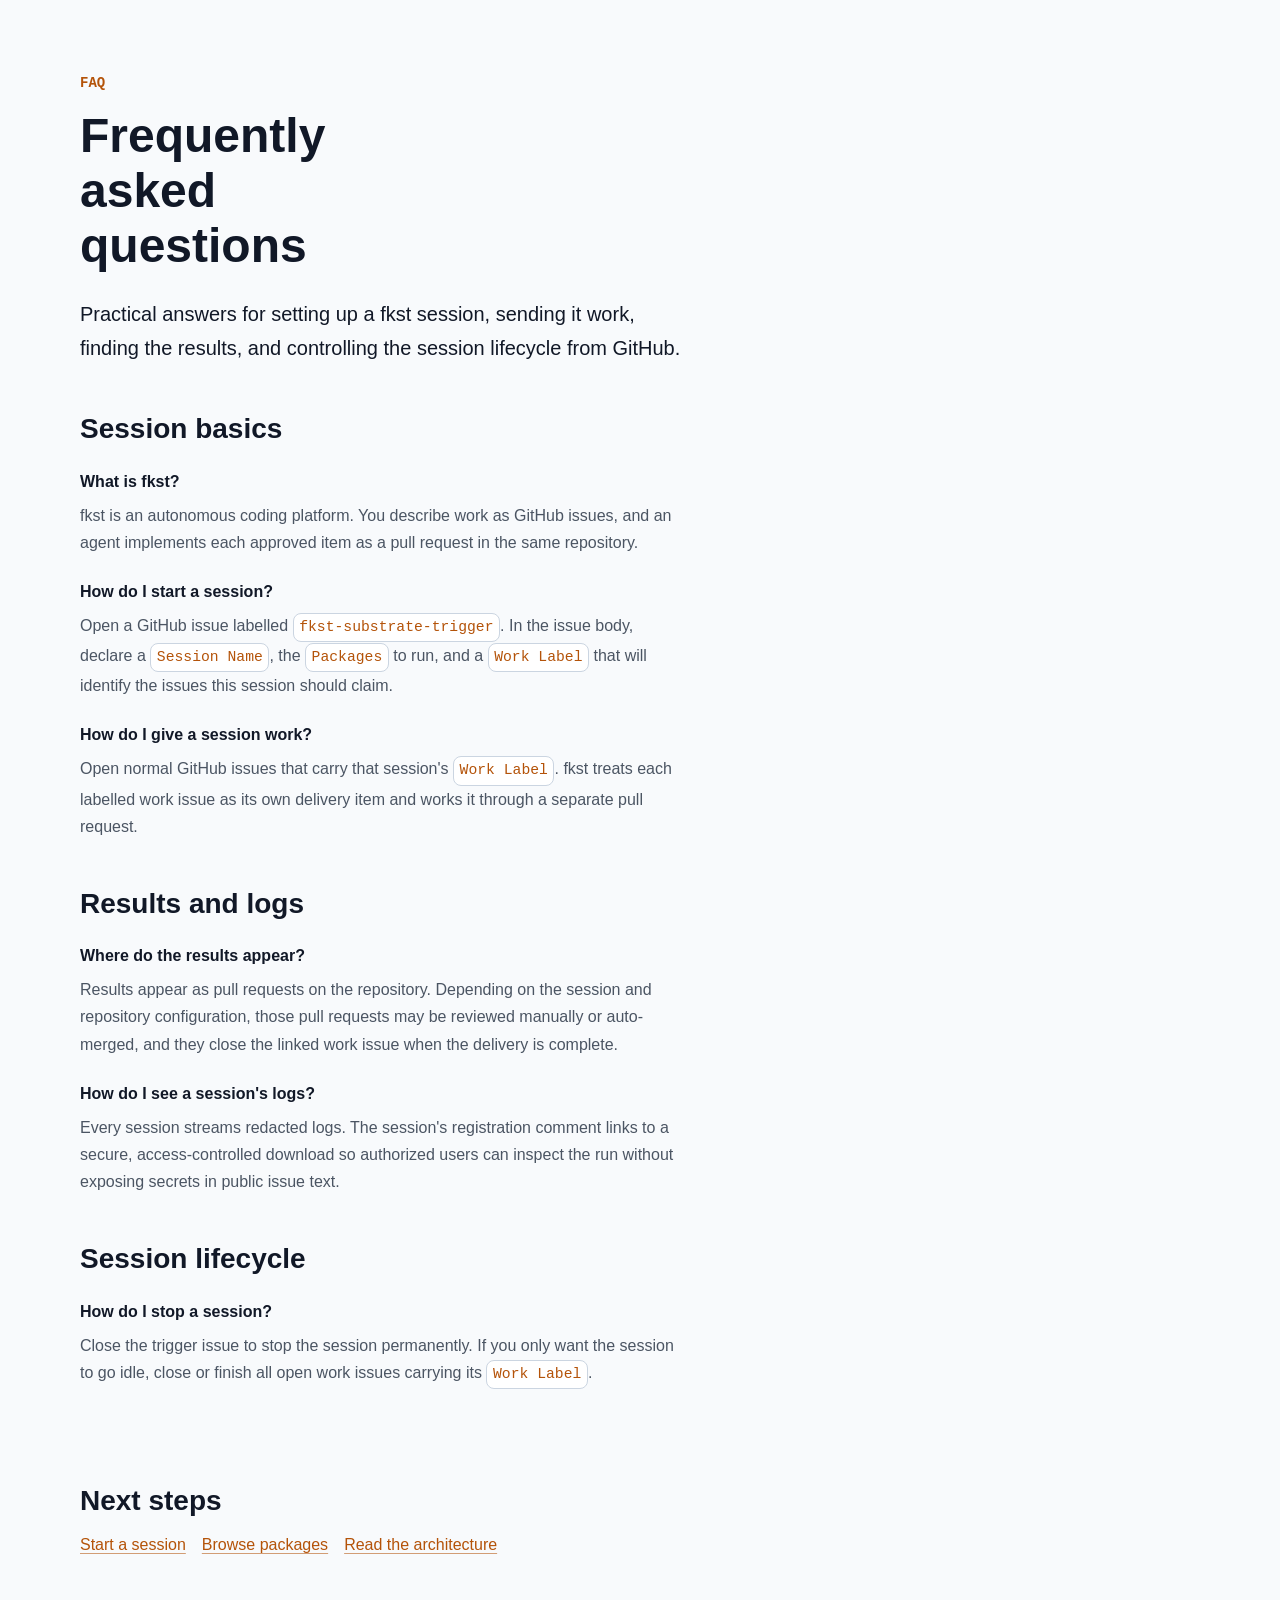
<file: site/faq.html>
<!doctype html>
<html lang="en">
  <head>
    <meta charset="utf-8">
    <meta name="viewport" content="width=device-width, initial-scale=1">
    <title>Frequently Asked Questions | fkst</title>
    <meta
      name="description"
      content="Answers to common questions about starting fkst sessions, filing work issues, reviewing pull requests, viewing logs, and stopping sessions."
    >
    <link rel="stylesheet" href="css/tokens.css">
    <link rel="stylesheet" href="css/base.css">
    <link rel="stylesheet" href="css/layout.css">
    <link rel="stylesheet" href="css/code.css">
    <link rel="stylesheet" href="css/getting-started.css">
    <link rel="stylesheet" href="css/theme.css">
    <link rel="stylesheet" href="css/a11y.css">
    <script src="js/layout.js" defer></script>
    <script src="js/theme.js" defer></script>
    <script src="js/copy-code.js" defer></script>
  </head>
  <body data-nav="faq">
    <div id="site-header"></div>
    <main id="main" class="wrap gs">
      <section class="gs-hero" aria-labelledby="faq-title">
        <p class="eyebrow">FAQ</p>
        <h1 id="faq-title">Frequently asked questions</h1>
        <p class="lede">
          Practical answers for setting up a fkst session, sending it work, finding the results, and
          controlling the session lifecycle from GitHub.
        </p>
      </section>

      <section aria-labelledby="session-basics-title">
        <h2 id="session-basics-title">Session basics</h2>
        <dl class="tshoot">
          <dt>What is fkst?</dt>
          <dd>
            fkst is an autonomous coding platform. You describe work as GitHub issues, and an
            agent implements each approved item as a pull request in the same repository.
          </dd>

          <dt>How do I start a session?</dt>
          <dd>
            Open a GitHub issue labelled <code>fkst-substrate-trigger</code>. In the issue body,
            declare a <code>Session Name</code>, the <code>Packages</code> to run, and a
            <code>Work Label</code> that will identify the issues this session should claim.
          </dd>

          <dt>How do I give a session work?</dt>
          <dd>
            Open normal GitHub issues that carry that session's <code>Work Label</code>. fkst
            treats each labelled work issue as its own delivery item and works it through a
            separate pull request.
          </dd>
        </dl>
      </section>

      <section aria-labelledby="results-title">
        <h2 id="results-title">Results and logs</h2>
        <dl class="tshoot">
          <dt>Where do the results appear?</dt>
          <dd>
            Results appear as pull requests on the repository. Depending on the session and
            repository configuration, those pull requests may be reviewed manually or auto-merged,
            and they close the linked work issue when the delivery is complete.
          </dd>

          <dt>How do I see a session's logs?</dt>
          <dd>
            Every session streams redacted logs. The session's registration comment links to a
            secure, access-controlled download so authorized users can inspect the run without
            exposing secrets in public issue text.
          </dd>
        </dl>
      </section>

      <section aria-labelledby="lifecycle-title">
        <h2 id="lifecycle-title">Session lifecycle</h2>
        <dl class="tshoot">
          <dt>How do I stop a session?</dt>
          <dd>
            Close the trigger issue to stop the session permanently. If you only want the session
            to go idle, close or finish all open work issues carrying its <code>Work Label</code>.
          </dd>
        </dl>
      </section>

      <nav class="next-steps" aria-labelledby="next-steps-title">
        <h2 id="next-steps-title">Next steps</h2>
        <a href="getting-started.html">Start a session</a>
        <a href="packages.html">Browse packages</a>
        <a href="architecture.html">Read the architecture</a>
      </nav>
    </main>
    <div id="site-footer"></div>
  </body>
</html>
</file>
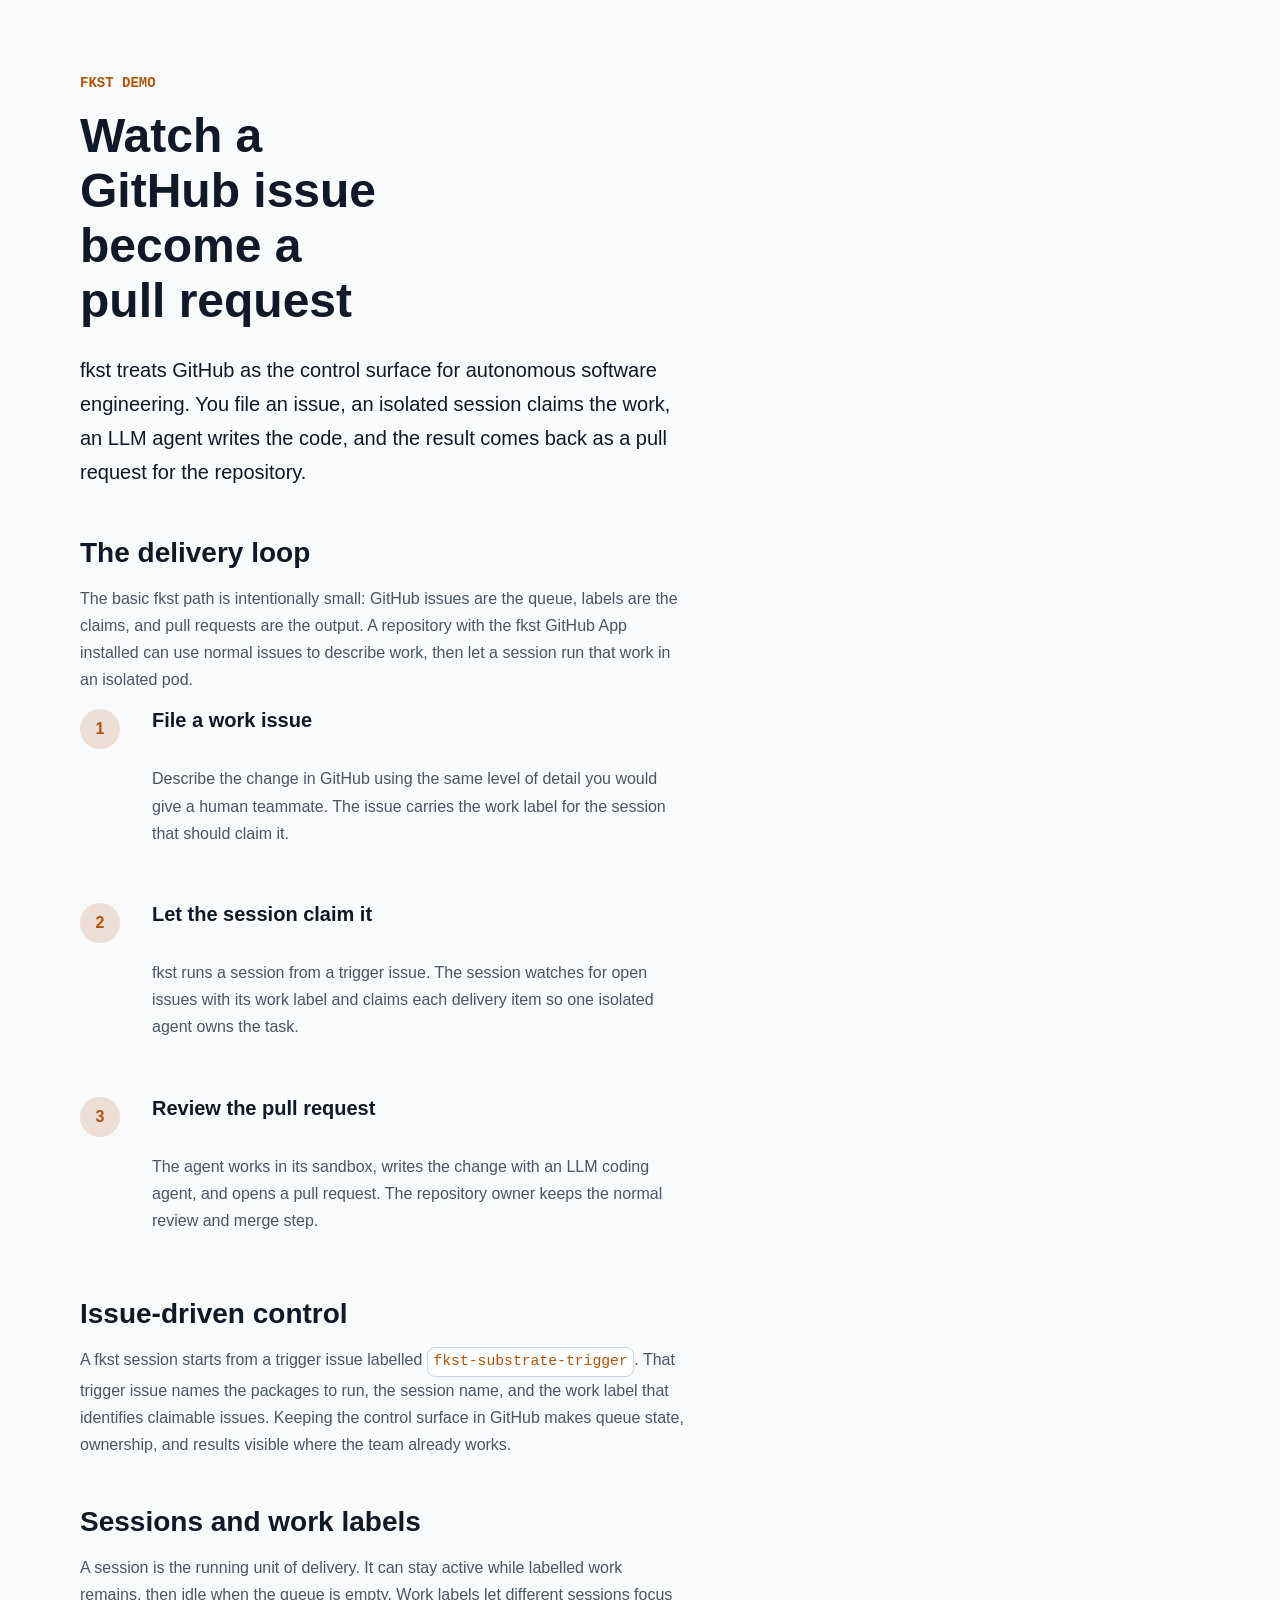
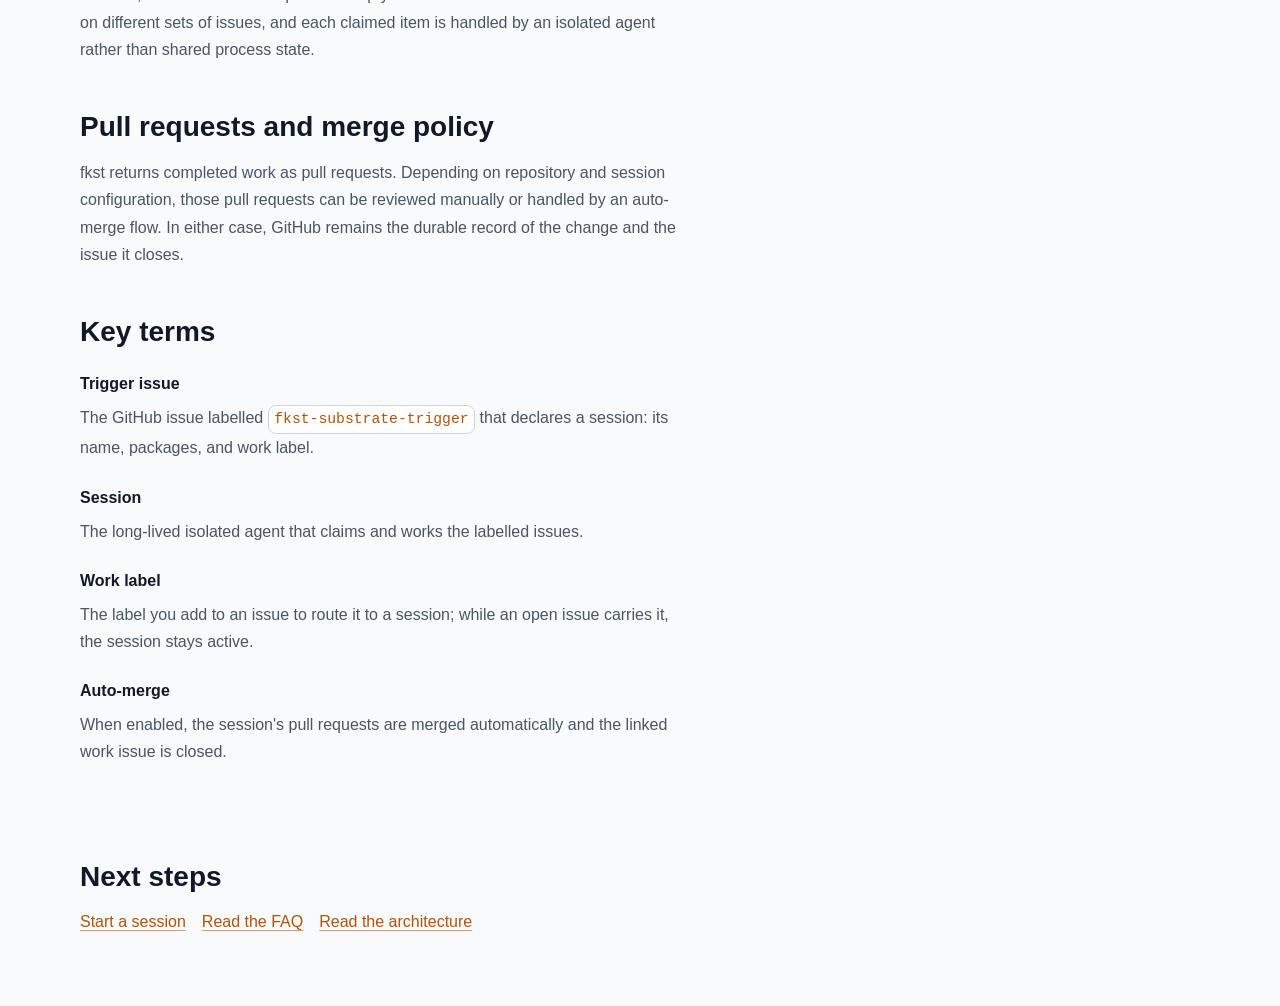
<file: site/fkst-demo.html>
<!doctype html>
<html lang="en">
  <head>
    <meta charset="utf-8">
    <meta name="viewport" content="width=device-width, initial-scale=1">
    <title>fkst demo | fkst</title>
    <meta
      name="description"
      content="A focused walkthrough of how fkst turns GitHub issues into isolated agent sessions and pull requests."
    >
    <link rel="stylesheet" href="css/tokens.css">
    <link rel="stylesheet" href="css/base.css">
    <link rel="stylesheet" href="css/layout.css">
    <link rel="stylesheet" href="css/code.css">
    <link rel="stylesheet" href="css/getting-started.css">
    <link rel="stylesheet" href="css/theme.css">
    <link rel="stylesheet" href="css/a11y.css">
    <script src="js/layout.js" defer></script>
    <script src="js/theme.js" defer></script>
  </head>
  <body data-nav="fkst-demo">
    <div id="site-header"></div>
    <main id="main" class="wrap gs">
      <section class="gs-hero" aria-labelledby="fkst-demo-title">
        <p class="eyebrow">fkst demo</p>
        <h1 id="fkst-demo-title">Watch a GitHub issue become a pull request</h1>
        <p class="lede">
          fkst treats GitHub as the control surface for autonomous software engineering. You file
          an issue, an isolated session claims the work, an LLM agent writes the code, and the
          result comes back as a pull request for the repository.
        </p>
      </section>

      <section aria-labelledby="workflow-title">
        <h2 id="workflow-title">The delivery loop</h2>
        <p>
          The basic fkst path is intentionally small: GitHub issues are the queue, labels are the
          claims, and pull requests are the output. A repository with the fkst GitHub App installed
          can use normal issues to describe work, then let a session run that work in an isolated
          pod.
        </p>
        <ol class="steps">
          <li>
            <h3>File a work issue</h3>
            <p>
              Describe the change in GitHub using the same level of detail you would give a human
              teammate. The issue carries the work label for the session that should claim it.
            </p>
          </li>
          <li>
            <h3>Let the session claim it</h3>
            <p>
              fkst runs a session from a trigger issue. The session watches for open issues with
              its work label and claims each delivery item so one isolated agent owns the task.
            </p>
          </li>
          <li>
            <h3>Review the pull request</h3>
            <p>
              The agent works in its sandbox, writes the change with an LLM coding agent, and opens
              a pull request. The repository owner keeps the normal review and merge step.
            </p>
          </li>
        </ol>
      </section>

      <section aria-labelledby="control-surface-title">
        <h2 id="control-surface-title">Issue-driven control</h2>
        <p>
          A fkst session starts from a trigger issue labelled <code>fkst-substrate-trigger</code>.
          That trigger issue names the packages to run, the session name, and the work label that
          identifies claimable issues. Keeping the control surface in GitHub makes queue state,
          ownership, and results visible where the team already works.
        </p>
      </section>

      <section aria-labelledby="sessions-title">
        <h2 id="sessions-title">Sessions and work labels</h2>
        <p>
          A session is the running unit of delivery. It can stay active while labelled work remains,
          then idle when the queue is empty. Work labels let different sessions focus on different
          sets of issues, and each claimed item is handled by an isolated agent rather than shared
          process state.
        </p>
      </section>

      <section aria-labelledby="merge-title">
        <h2 id="merge-title">Pull requests and merge policy</h2>
        <p>
          fkst returns completed work as pull requests. Depending on repository and session
          configuration, those pull requests can be reviewed manually or handled by an auto-merge
          flow. In either case, GitHub remains the durable record of the change and the issue it
          closes.
        </p>
      </section>

      <section aria-labelledby="key-terms-title">
        <h2 id="key-terms-title">Key terms</h2>
        <dl class="tshoot">
          <dt>Trigger issue</dt>
          <dd>
            The GitHub issue labelled <code>fkst-substrate-trigger</code> that declares a session:
            its name, packages, and work label.
          </dd>

          <dt>Session</dt>
          <dd>
            The long-lived isolated agent that claims and works the labelled issues.
          </dd>

          <dt>Work label</dt>
          <dd>
            The label you add to an issue to route it to a session; while an open issue carries
            it, the session stays active.
          </dd>

          <dt>Auto-merge</dt>
          <dd>
            When enabled, the session's pull requests are merged automatically and the linked work
            issue is closed.
          </dd>
        </dl>
      </section>

      <nav class="next-steps" aria-labelledby="next-steps-title">
        <h2 id="next-steps-title">Next steps</h2>
        <a href="getting-started.html">Start a session</a>
        <a href="faq.html">Read the FAQ</a>
        <a href="architecture.html">Read the architecture</a>
      </nav>
    </main>
    <div id="site-footer"></div>
  </body>
</html>
</file>
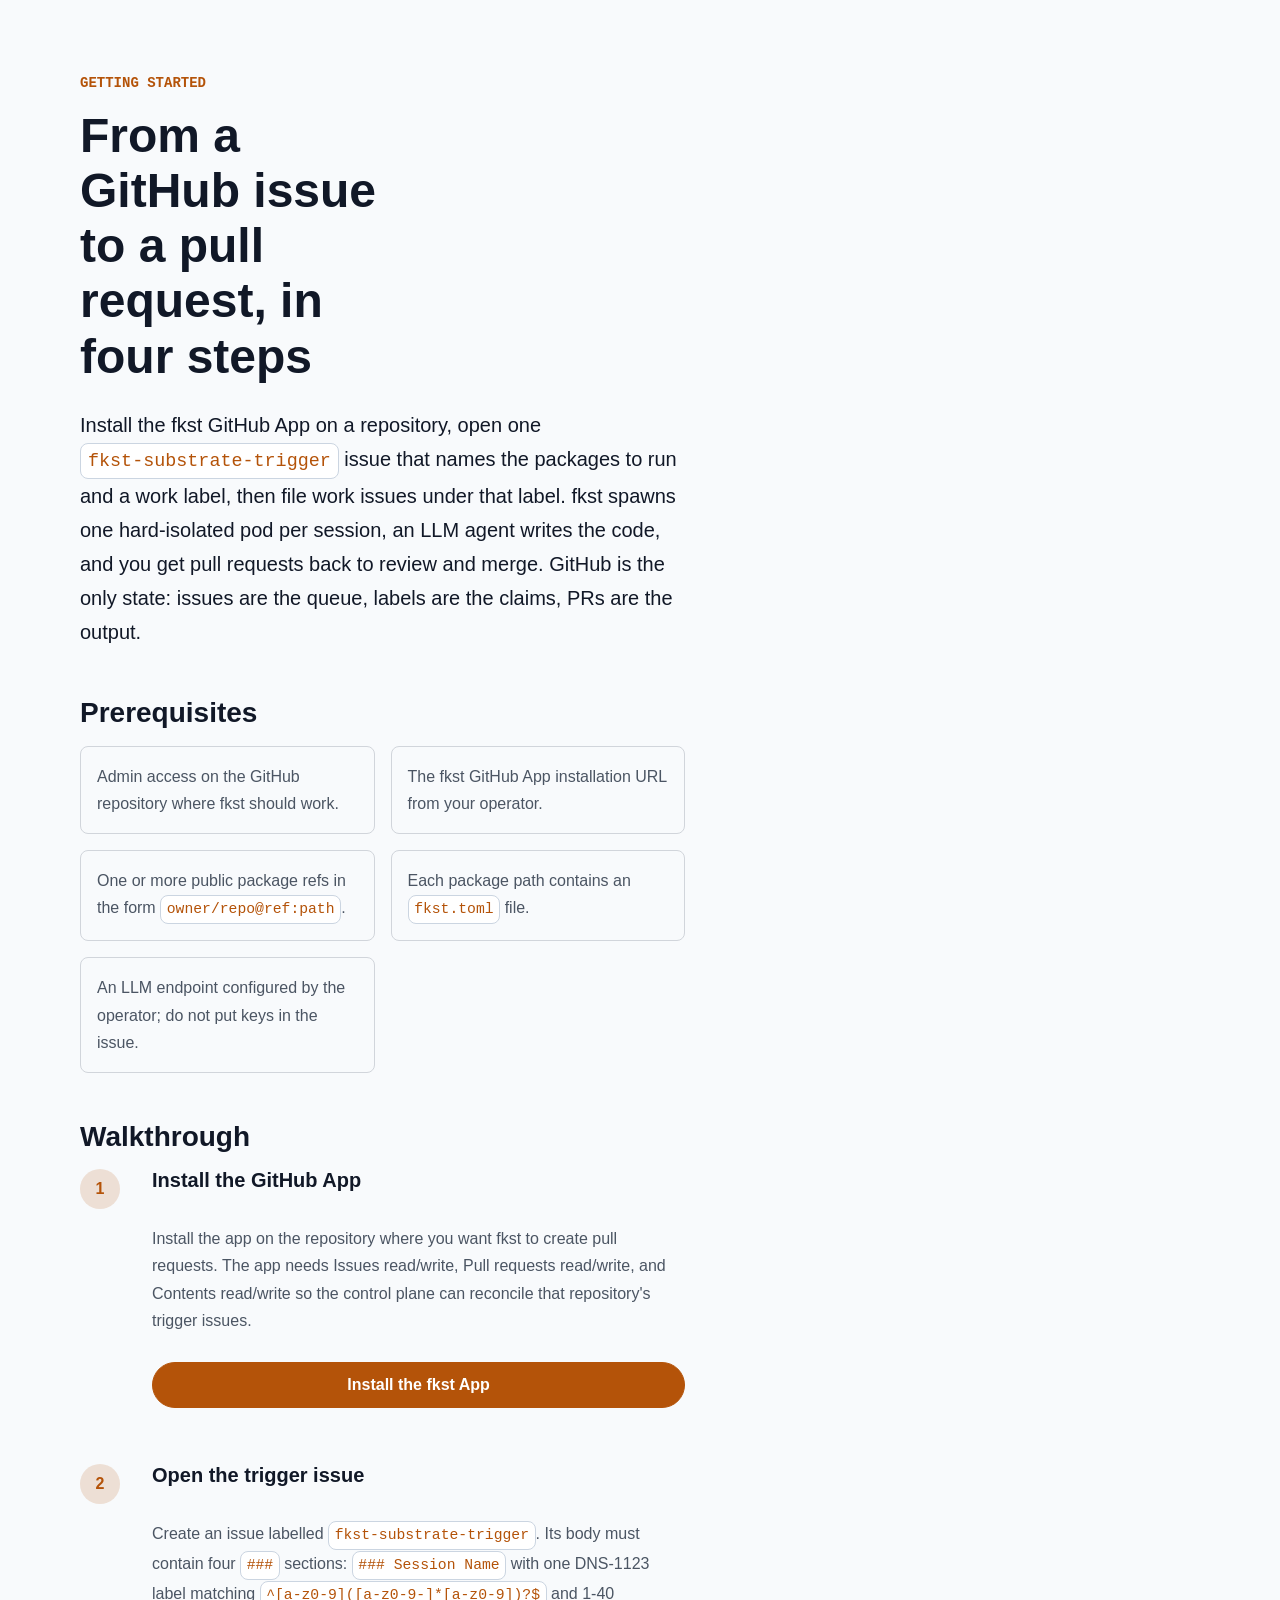
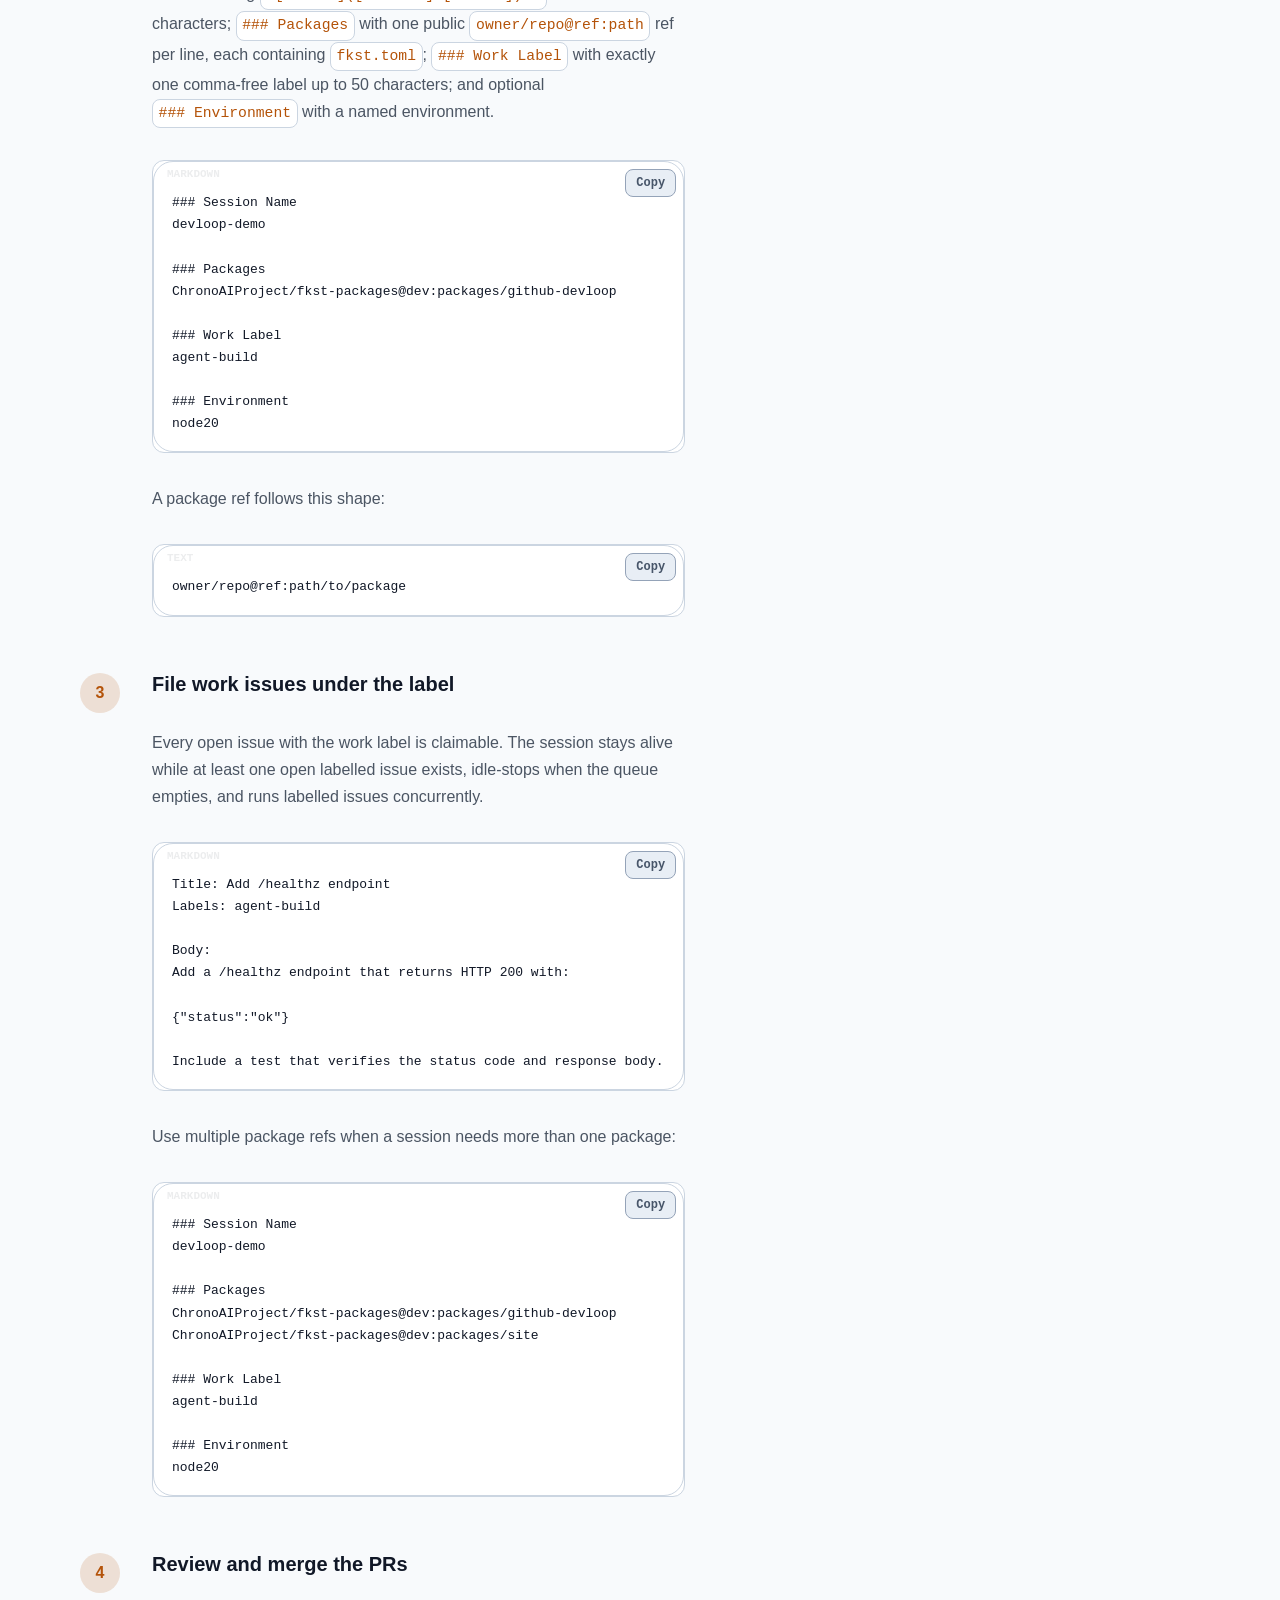
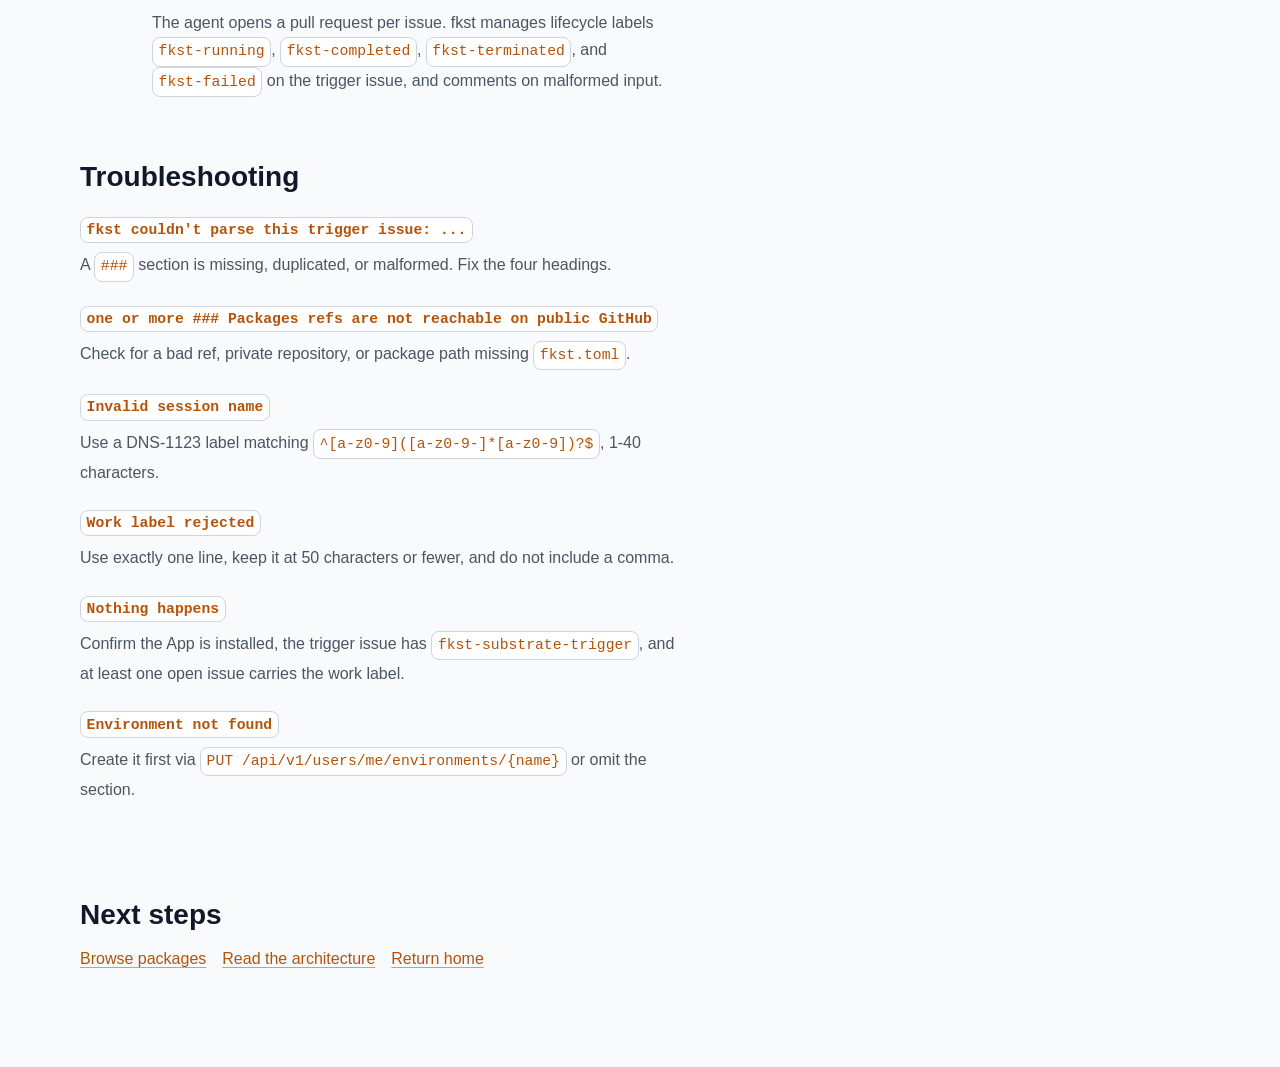
<file: site/getting-started.html>
<!doctype html>
<html lang="en">
  <head>
    <meta charset="utf-8">
    <meta name="viewport" content="width=device-width, initial-scale=1">
    <title>Getting Started | fkst</title>
    <meta
      name="description"
      content="Install the fkst GitHub App, open a trigger issue, file labelled work, and review the pull requests that come back."
    >
    <link rel="stylesheet" href="css/tokens.css">
    <link rel="stylesheet" href="css/base.css">
    <link rel="stylesheet" href="css/layout.css">
    <link rel="stylesheet" href="css/code.css">
    <link rel="stylesheet" href="css/getting-started.css">
    <link rel="stylesheet" href="css/theme.css">
    <link rel="stylesheet" href="css/a11y.css">
    <script src="js/layout.js" defer></script>
    <script src="js/theme.js" defer></script>
    <script src="js/copy-code.js" defer></script>
  </head>
  <body data-nav="getting-started">
    <div id="site-header"></div>
    <main id="main" class="wrap gs">
      <section class="gs-hero" aria-labelledby="getting-started-title">
        <p class="eyebrow">Getting started</p>
        <h1 id="getting-started-title">From a GitHub issue to a pull request, in four steps</h1>
        <p class="lede">
          Install the fkst GitHub App on a repository, open one <code>fkst-substrate-trigger</code> issue
          that names the packages to run and a work label, then file work issues under that label.
          fkst spawns one hard-isolated pod per session, an LLM agent writes the code, and you get
          pull requests back to review and merge. GitHub is the only state: issues are the queue,
          labels are the claims, PRs are the output.
        </p>
      </section>

      <section aria-labelledby="prerequisites-title">
        <h2 id="prerequisites-title">Prerequisites</h2>
        <ul class="gs-prereq">
          <li>Admin access on the GitHub repository where fkst should work.</li>
          <li>The fkst GitHub App installation URL from your operator.</li>
          <li>One or more public package refs in the form <code>owner/repo@ref:path</code>.</li>
          <li>Each package path contains an <code>fkst.toml</code> file.</li>
          <li>An LLM endpoint configured by the operator; do not put keys in the issue.</li>
        </ul>
      </section>

      <section aria-labelledby="walkthrough-title">
        <h2 id="walkthrough-title">Walkthrough</h2>
        <ol class="steps">
          <li>
            <h3>Install the GitHub App</h3>
            <p>
              Install the app on the repository where you want fkst to create pull requests. The app
              needs Issues read/write, Pull requests read/write, and Contents read/write so the control
              plane can reconcile that repository's trigger issues.
            </p>
            <!-- TODO operator install URL -->
            <a class="btn btn-primary" href="{{INSTALL_URL}}">Install the fkst App</a>
          </li>
          <li>
            <h3>Open the trigger issue</h3>
            <p>
              Create an issue labelled <code>fkst-substrate-trigger</code>. Its body must contain four
              <code>###</code> sections: <code>### Session Name</code> with one DNS-1123 label matching
              <code>^[a-z0-9]([a-z0-9-]*[a-z0-9])?$</code> and 1-40 characters;
              <code>### Packages</code> with one public <code>owner/repo@ref:path</code> ref per line,
              each containing <code>fkst.toml</code>; <code>### Work Label</code> with exactly one
              comma-free label up to 50 characters; and optional <code>### Environment</code> with a
              named environment.
            </p>
            <div class="code" data-lang="markdown">
              <pre><code>### Session Name
devloop-demo

### Packages
ChronoAIProject/fkst-packages@dev:packages/github-devloop

### Work Label
agent-build

### Environment
node20</code></pre>
            </div>
            <p>A package ref follows this shape:</p>
            <div class="code" data-lang="text">
              <pre><code>owner/repo@ref:path/to/package</code></pre>
            </div>
          </li>
          <li>
            <h3>File work issues under the label</h3>
            <p>
              Every open issue with the work label is claimable. The session stays alive while at least
              one open labelled issue exists, idle-stops when the queue empties, and runs labelled issues
              concurrently.
            </p>
            <div class="code" data-lang="markdown">
              <pre><code>Title: Add /healthz endpoint
Labels: agent-build

Body:
Add a /healthz endpoint that returns HTTP 200 with:

{"status":"ok"}

Include a test that verifies the status code and response body.</code></pre>
            </div>
            <p>Use multiple package refs when a session needs more than one package:</p>
            <div class="code" data-lang="markdown">
              <pre><code>### Session Name
devloop-demo

### Packages
ChronoAIProject/fkst-packages@dev:packages/github-devloop
ChronoAIProject/fkst-packages@dev:packages/site

### Work Label
agent-build

### Environment
node20</code></pre>
            </div>
          </li>
          <li>
            <h3>Review and merge the PRs</h3>
            <p>
              The agent opens a pull request per issue. fkst manages lifecycle labels
              <code>fkst-running</code>, <code>fkst-completed</code>, <code>fkst-terminated</code>, and
              <code>fkst-failed</code> on the trigger issue, and comments on malformed input.
            </p>
          </li>
        </ol>
      </section>

      <section aria-labelledby="troubleshooting-title">
        <h2 id="troubleshooting-title">Troubleshooting</h2>
        <dl class="tshoot">
          <dt><code>fkst couldn't parse this trigger issue: ...</code></dt>
          <dd>A <code>###</code> section is missing, duplicated, or malformed. Fix the four headings.</dd>
          <dt><code>one or more ### Packages refs are not reachable on public GitHub</code></dt>
          <dd>Check for a bad ref, private repository, or package path missing <code>fkst.toml</code>.</dd>
          <dt><code>Invalid session name</code></dt>
          <dd>Use a DNS-1123 label matching <code>^[a-z0-9]([a-z0-9-]*[a-z0-9])?$</code>, 1-40 characters.</dd>
          <dt><code>Work label rejected</code></dt>
          <dd>Use exactly one line, keep it at 50 characters or fewer, and do not include a comma.</dd>
          <dt><code>Nothing happens</code></dt>
          <dd>Confirm the App is installed, the trigger issue has <code>fkst-substrate-trigger</code>, and at least one open issue carries the work label.</dd>
          <dt><code>Environment not found</code></dt>
          <dd>Create it first via <code>PUT /api/v1/users/me/environments/{name}</code> or omit the section.</dd>
        </dl>
      </section>

      <nav class="next-steps" aria-labelledby="next-steps-title">
        <h2 id="next-steps-title">Next steps</h2>
        <a href="packages.html">Browse packages</a>
        <a href="architecture.html">Read the architecture</a>
        <a href="index.html">Return home</a>
      </nav>
    </main>
    <div id="site-footer"></div>
  </body>
</html>
</file>
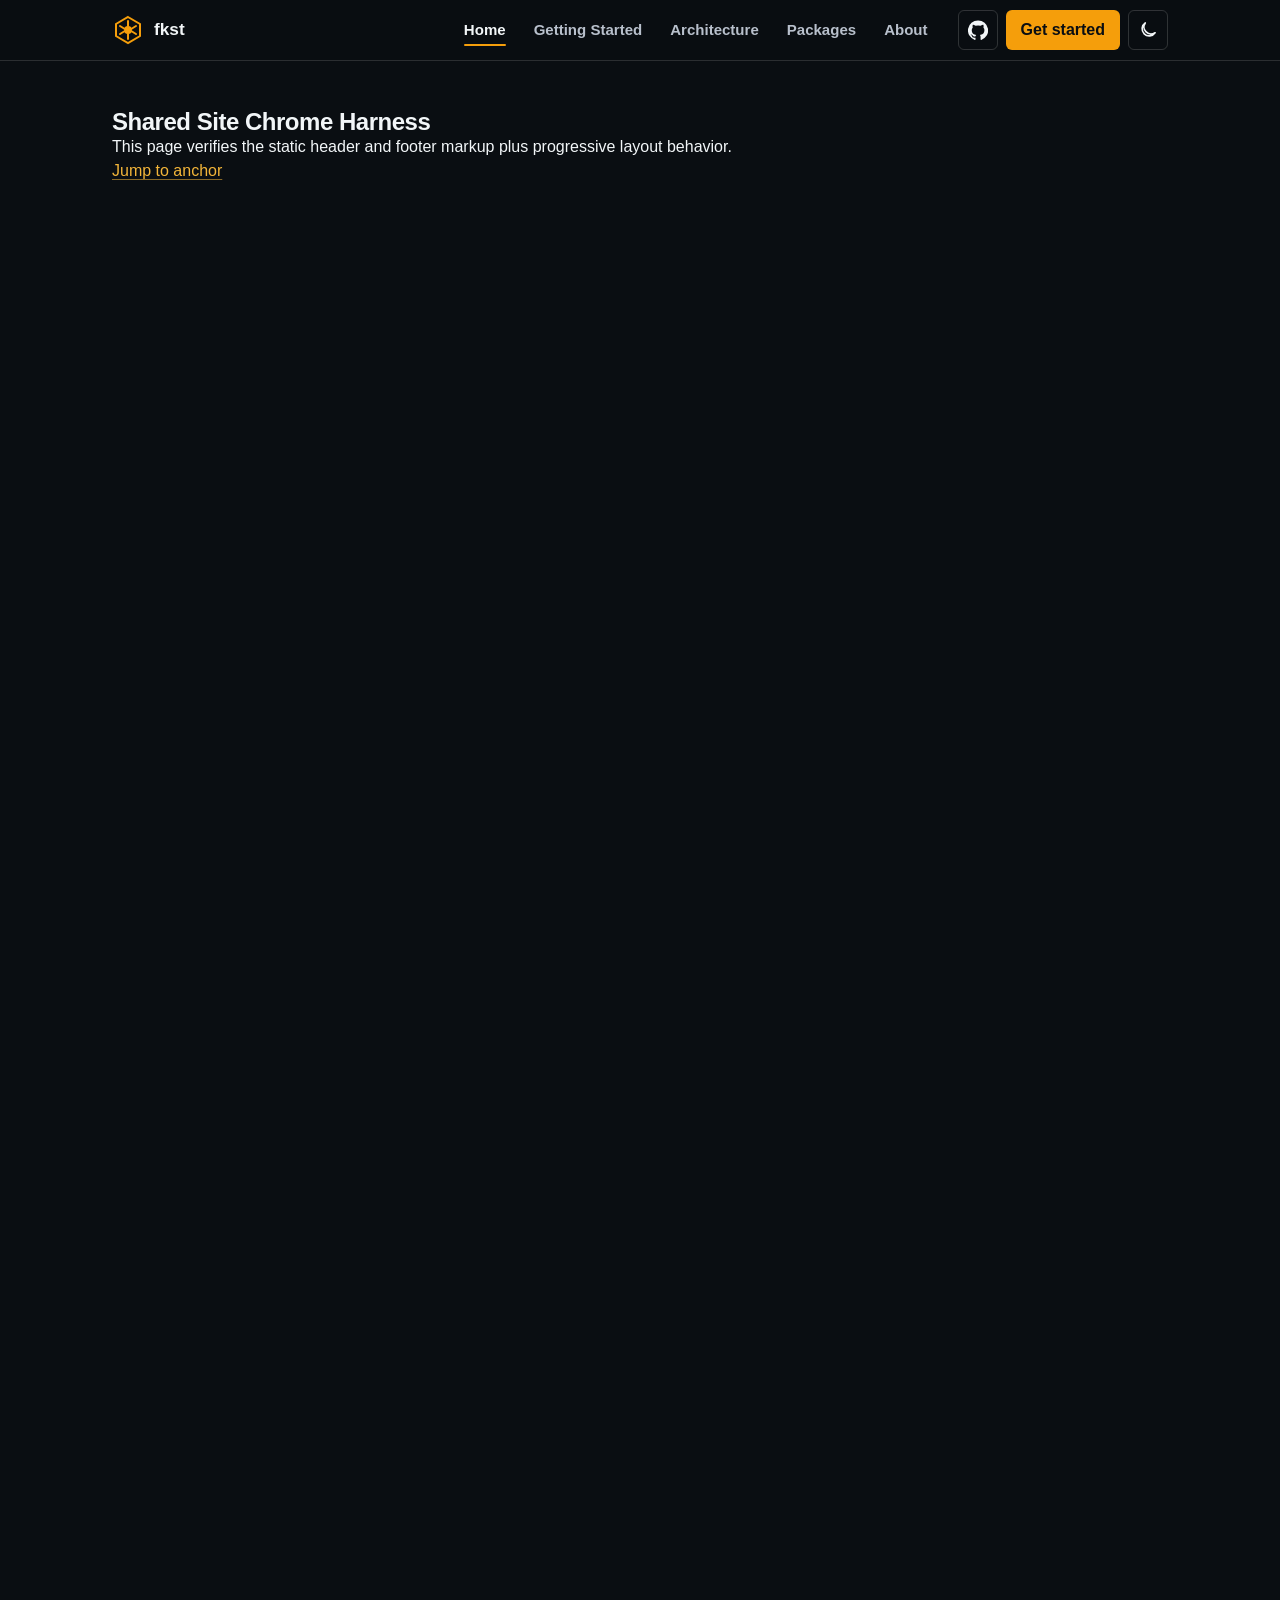
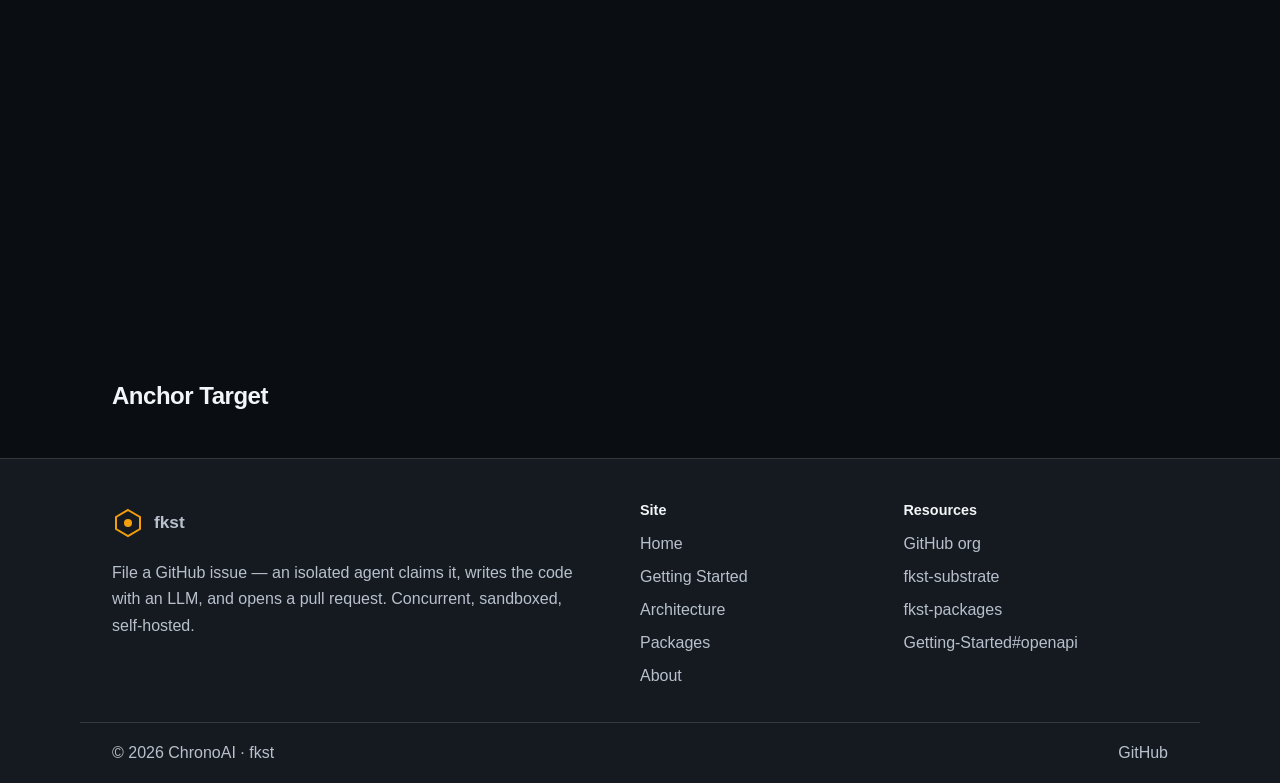
<file: site/layout-harness.html>
<!doctype html>
<html lang="en">
  <head>
    <meta charset="utf-8">
    <meta name="viewport" content="width=device-width, initial-scale=1">
    <title>Layout Harness | fkst</title>
    <link rel="stylesheet" href="css/reset.css">
    <link rel="stylesheet" href="css/tokens.css">
    <link rel="stylesheet" href="css/base.css">
    <link rel="stylesheet" href="css/layout.css">
    <script defer src="js/layout.js"></script>
  </head>
  <body data-nav="home">
    <div id="site-header">
      <header class="site-header" data-site-header>
        <a class="site-skip-link" href="#main">Skip to main content</a>
        <div class="site-header__inner">
          <a class="site-brand" href="index.html" aria-label="fkst home">
            <svg class="site-brand__mark" viewBox="0 0 32 32" aria-hidden="true" focusable="false">
              <path d="M16 3 28 10v12l-12 7-12-7V10L16 3Z" fill="none" stroke="currentColor" stroke-width="2" />
              <circle cx="16" cy="16" r="4" fill="currentColor" />
              <path d="M16 7v5M24 12l-4 2.5M24 20l-4-2.5M16 25v-5M8 20l4-2.5M8 12l4 2.5" stroke="currentColor" stroke-width="2" stroke-linecap="round" />
            </svg>
            <span class="site-brand__wordmark">fkst</span>
          </a>

          <button class="site-nav-toggle" type="button" aria-expanded="false" aria-controls="site-nav" aria-label="Open navigation">
            <span class="site-nav-toggle__bar"></span>
            <span class="site-nav-toggle__bar"></span>
            <span class="site-nav-toggle__bar"></span>
          </button>

          <nav id="site-nav" class="site-nav" aria-label="Primary">
            <a href="index.html" data-nav="home">Home</a>
            <a href="getting-started.html" data-nav="getting-started">Getting Started</a>
            <a href="architecture.html" data-nav="architecture">Architecture</a>
            <a href="packages.html" data-nav="packages">Packages</a>
            <a href="about.html" data-nav="about">About</a>
          </nav>

          <div class="site-actions">
            <a class="site-icon-link" href="https://github.com/ChronoAIProject" aria-label="ChronoAIProject on GitHub">
              <svg viewBox="0 0 24 24" aria-hidden="true" focusable="false">
                <path d="M12 .5A12 12 0 0 0 8.2 23.9c.6.1.8-.3.8-.6v-2.1c-3.3.7-4-1.4-4-1.4-.5-1.3-1.3-1.7-1.3-1.7-1.1-.7.1-.7.1-.7 1.2.1 1.8 1.2 1.8 1.2 1.1 1.8 2.8 1.3 3.5 1 .1-.8.4-1.3.8-1.6-2.6-.3-5.4-1.3-5.4-5.9 0-1.3.5-2.4 1.2-3.2-.1-.3-.5-1.5.1-3.2 0 0 1-.3 3.3 1.2a11.4 11.4 0 0 1 6 0c2.3-1.5 3.3-1.2 3.3-1.2.6 1.7.2 2.9.1 3.2.8.8 1.2 1.9 1.2 3.2 0 4.6-2.8 5.6-5.4 5.9.4.4.8 1.1.8 2.2v3.1c0 .3.2.7.8.6A12 12 0 0 0 12 .5Z" fill="currentColor" />
              </svg>
            </a>
            <a class="site-nav__cta" href="getting-started.html">Get started</a>
            <button id="theme-toggle" type="button" class="theme-toggle" aria-pressed="false" aria-label="Switch to light theme" title="Switch to light theme">
              <svg class="icon-sun" viewBox="0 0 24 24" aria-hidden="true" focusable="false">
                <circle cx="12" cy="12" r="4" fill="none" stroke="currentColor" stroke-width="2" />
                <path d="M12 2v2M12 20v2M4.9 4.9l1.4 1.4M17.7 17.7l1.4 1.4M2 12h2M20 12h2M4.9 19.1l1.4-1.4M17.7 6.3l1.4-1.4" stroke="currentColor" stroke-width="2" stroke-linecap="round" />
              </svg>
              <svg class="icon-moon" viewBox="0 0 24 24" aria-hidden="true" focusable="false">
                <path d="M20.5 15.3A8.5 8.5 0 0 1 8.7 3.5 8.5 8.5 0 1 0 20.5 15.3Z" fill="none" stroke="currentColor" stroke-width="2" stroke-linejoin="round" />
              </svg>
            </button>
          </div>
        </div>
      </header>
    </div>

    <main id="main">
      <section class="layout-harness">
        <h1>Shared Site Chrome Harness</h1>
        <p>This page verifies the static header and footer markup plus progressive layout behavior.</p>
        <p><a href="#anchor">Jump to anchor</a></p>
        <div class="layout-harness__spacer" aria-hidden="true"></div>
        <h2 id="anchor">Anchor Target</h2>
      </section>
    </main>

    <div id="site-footer">
      <footer class="site-footer">
        <div class="site-footer__inner">
          <section class="site-footer__brand" aria-label="fkst">
            <a class="site-brand site-brand--footer" href="index.html" aria-label="fkst home">
              <svg class="site-brand__mark" viewBox="0 0 32 32" aria-hidden="true" focusable="false">
                <path d="M16 3 28 10v12l-12 7-12-7V10L16 3Z" fill="none" stroke="currentColor" stroke-width="2" />
                <circle cx="16" cy="16" r="4" fill="currentColor" />
              </svg>
              <span class="site-brand__wordmark">fkst</span>
            </a>
            <p>File a GitHub issue — an isolated agent claims it, writes the code with an LLM, and opens a pull request. Concurrent, sandboxed, self-hosted.</p>
          </section>

          <nav class="site-footer__nav" aria-label="Site">
            <h2>Site</h2>
            <a href="index.html" data-nav="home">Home</a>
            <a href="getting-started.html" data-nav="getting-started">Getting Started</a>
            <a href="architecture.html" data-nav="architecture">Architecture</a>
            <a href="packages.html" data-nav="packages">Packages</a>
            <a href="about.html" data-nav="about">About</a>
          </nav>

          <nav class="site-footer__nav" aria-label="Resources">
            <h2>Resources</h2>
            <a href="https://github.com/ChronoAIProject">GitHub org</a>
            <a href="https://github.com/ChronoAIProject/fkst-substrate">fkst-substrate</a>
            <a href="https://github.com/ChronoAIProject/fkst-packages">fkst-packages</a>
            <a href="getting-started.html#openapi">Getting-Started#openapi</a>
          </nav>
        </div>

        <div class="site-footer__bottom">
          <span>&copy; <span data-year>2026</span> ChronoAI · fkst</span>
          <a href="https://github.com/ChronoAIProject">GitHub</a>
        </div>
      </footer>
    </div>
  </body>
</html>
</file>
<file: site/css/tokens.css>
:root {
  --bg: oklch(16% 0.011 250);
  --raise: oklch(20% 0.012 250);
  --raise-2: oklch(23% 0.013 250);
  --line: oklch(26% 0.012 250);
  --line-2: oklch(33% 0.013 250);
  --fg: oklch(97% 0.005 240);
  --dim: oklch(72% 0.014 245);
  --faint: oklch(58% 0.014 245);
  --ghost: oklch(46% 0.012 245);
  --amber: oklch(81% 0.15 80);
  --green: oklch(74% 0.13 158);
  --red: oklch(67% 0.18 18);
  --gold: oklch(80% 0.10 85);
  --amber-ink: oklch(22% 0.04 80);
  --display: 'Space Grotesk', -apple-system, BlinkMacSystemFont, 'Segoe UI', Roboto, Helvetica, Arial, sans-serif;
  --ui: 'IBM Plex Sans', -apple-system, BlinkMacSystemFont, 'Segoe UI', Roboto, Helvetica, Arial, sans-serif;
  --mono: 'IBM Plex Mono', SFMono-Regular, Consolas, 'Liberation Mono', Menlo, monospace;
  --container-max: 1120px;
  --section-y: clamp(64px, 10vw, 128px);
  --gutter: clamp(16px, 4vw, 32px);
  --radius-sm: 8px;
  --radius: 12px;
  --radius-lg: 20px;
  --radius-pill: 999px;
  --shadow-card: 0 8px 24px oklch(0% 0 0 / 0.25);
  --site-header-h: 60px;
  --site-max-w: 1120px;
  --z-header: 100;
}
</file>
<file: site/css/base.css>
@layer base {
  body {
    font-family: var(--ui);
    color: var(--fg);
    background: var(--bg);
    line-height: 1.5;
  }

  h1,
  h2,
  h3,
  h4,
  h5,
  h6 {
    font-family: var(--display);
    color: var(--fg);
    line-height: 1.1;
    letter-spacing: -0.02em;
    text-wrap: balance;
  }

  a {
    color: var(--amber);
    text-decoration-color: color-mix(in oklab, var(--amber), transparent 45%);
    text-underline-offset: 0.18em;
    transition: color 160ms ease, text-decoration-color 160ms ease;
  }

  a:hover {
    color: color-mix(in oklab, var(--amber), var(--fg) 18%);
    text-decoration-color: currentColor;
  }

  a:not([class]) {
    text-decoration-line: underline;
  }

  code,
  kbd,
  samp {
    font-family: var(--mono);
  }

  :not(pre) > code {
    display: inline-block;
    padding: 0.08em 0.38em;
    color: var(--amber);
    background: var(--raise);
    border: 1px solid var(--line);
    border-radius: var(--radius-sm, 6px);
    font-size: 0.92em;
  }

  kbd {
    padding: 0.08em 0.38em;
    color: var(--fg);
    background: var(--raise);
    border: 1px solid var(--line);
    border-bottom-color: var(--line-2);
    border-radius: var(--radius-sm, 6px);
    font-size: 0.92em;
  }

  pre {
    overflow-x: auto;
    padding: var(--space-5, 24px);
    color: var(--fg);
    background: var(--raise);
    border: 1px solid var(--line);
    border-radius: var(--radius-lg, 20px);
  }

  pre code {
    color: inherit;
    background: transparent;
    border: 0;
    font-size: inherit;
  }

  ::selection {
    color: var(--amber-ink);
    background: color-mix(in oklab, var(--amber), transparent 25%);
  }

  :focus-visible {
    outline: 2px solid var(--amber);
    outline-offset: 2px;
  }

  .container,
  .wrap {
    width: 100%;
    max-width: var(--container-max, 1120px);
    margin-inline: auto;
    padding-inline: var(--gutter, clamp(16px, 4vw, 32px));
  }

  .section {
    padding-block: var(--section-y, clamp(64px, 10vw, 128px));
  }

  .btn {
    display: inline-flex;
    align-items: center;
    justify-content: center;
    gap: var(--space-2);
    min-height: 2.75rem;
    padding: var(--space-3) var(--space-4);
    font-family: var(--ui);
    font-weight: 700;
    line-height: 1;
    text-align: center;
    text-decoration: none;
    white-space: nowrap;
    cursor: pointer;
    border: 1px solid transparent;
    border-radius: var(--radius-pill, 999px);
    transition: background-color 160ms ease, border-color 160ms ease, color 160ms ease, box-shadow 160ms ease, transform 160ms ease;
  }

  .btn:hover {
    text-decoration: none;
  }

  .btn:active {
    transform: translateY(1px);
  }

  .btn:disabled,
  .btn[aria-disabled="true"] {
    cursor: not-allowed;
    opacity: 0.55;
  }

  .btn-primary {
    color: var(--amber-ink);
    background: var(--amber);
    border-color: var(--amber);
  }

  .btn-primary:hover {
    color: var(--amber-ink);
    background: color-mix(in oklab, var(--amber), var(--fg) 10%);
    border-color: color-mix(in oklab, var(--amber), var(--fg) 10%);
  }

  .btn-secondary {
    color: var(--fg);
    background: transparent;
    border-color: var(--line-2);
  }

  .btn-secondary:hover {
    color: var(--fg);
    background: color-mix(in oklab, var(--raise), transparent 18%);
    border-color: var(--amber);
  }

  .btn-ghost {
    color: var(--dim);
    background: transparent;
    border-color: transparent;
  }

  .btn-ghost:hover {
    color: var(--fg);
    background: var(--raise);
  }

  .btn-sm {
    min-height: 2.2rem;
    padding: var(--space-2) var(--space-3);
    font-size: 0.875rem;
  }

  .btn-lg {
    min-height: 3.2rem;
    padding: var(--space-4) var(--space-5);
    font-size: 1.0625rem;
  }

  .btn-block {
    display: flex;
    width: 100%;
  }

  .card {
    padding: var(--space-5);
    background: var(--raise);
    border: 1px solid var(--line);
    border-radius: var(--radius-lg, 20px);
  }

  .card-interactive {
    transition: border-color 180ms ease, box-shadow 180ms ease, transform 180ms ease;
  }

  .card-interactive:hover {
    border-color: var(--line-2);
    box-shadow: var(--shadow-md);
    transform: translateY(-2px);
  }

  .badge {
    display: inline-flex;
    align-items: center;
    gap: var(--space-1);
    padding: var(--space-1) var(--space-2);
    font-family: var(--ui);
    font-size: 0.78rem;
    font-weight: 700;
    line-height: 1;
    border: 1px solid var(--line);
    border-radius: var(--radius-pill, 999px);
  }

  .badge-neutral {
    color: var(--fg);
    background: var(--raise-2);
    border-color: var(--line-2);
  }

  .badge-success {
    color: var(--green);
    background: color-mix(in oklab, var(--green), transparent 88%);
    border-color: color-mix(in oklab, var(--green), transparent 65%);
  }

  .badge-warning {
    color: var(--amber);
    background: color-mix(in oklab, var(--amber), transparent 88%);
    border-color: color-mix(in oklab, var(--amber), transparent 65%);
  }

  .badge-danger {
    color: var(--red);
    background: color-mix(in oklab, var(--red), transparent 88%);
    border-color: color-mix(in oklab, var(--red), transparent 65%);
  }

  .badge-info {
    color: var(--dim);
    background: color-mix(in oklab, var(--raise-2), transparent 20%);
    border-color: var(--line-2);
  }

  @media (prefers-reduced-motion: reduce) {
    a,
    .btn,
    .card-interactive {
      transition: none;
    }

    .btn:active,
    .card-interactive:hover {
      transform: none;
    }
  }
}

@layer utilities {
  .sr-only {
    position: absolute;
    width: 1px;
    height: 1px;
    padding: 0;
    overflow: hidden;
    clip: rect(0, 0, 0, 0);
    white-space: nowrap;
    border: 0;
  }

  .skip-link {
    position: fixed;
    inset-block-start: var(--space-3);
    inset-inline-start: var(--space-3);
    z-index: var(--z-skip, 100);
    padding: var(--space-3) var(--space-4);
    color: var(--amber-ink);
    background: var(--amber);
    border-radius: var(--radius-md, 12px);
    transform: translateY(calc(-100% - var(--space-4)));
  }

  .skip-link:focus {
    transform: translateY(0);
  }

  .stack {
    display: flex;
    flex-direction: column;
    gap: var(--stack-gap, var(--space-4));
  }

  .cluster {
    display: flex;
    flex-wrap: wrap;
    align-items: center;
    gap: var(--cluster-gap, var(--space-3));
  }

  .center {
    display: grid;
    place-items: center;
  }

  .grid {
    display: grid;
    gap: var(--grid-gap, var(--space-4));
  }

  .grid-auto {
    display: grid;
    grid-template-columns: repeat(auto-fit, minmax(min(100%, var(--grid-min, 16rem)), 1fr));
    gap: var(--grid-gap, var(--space-4));
  }

  .eyebrow {
    font-family: var(--mono);
    font-size: 0.75rem;
    font-weight: 700;
    line-height: 1.2;
    letter-spacing: 0.12em;
    text-transform: uppercase;
    color: var(--ghost);
  }

  .lead {
    color: var(--dim);
    font-size: clamp(1.0625rem, 1rem + 0.35vw, 1.25rem);
    line-height: 1.65;
  }

  .mono {
    font-family: var(--mono);
    font-variant-numeric: tabular-nums;
  }

  .measure {
    max-width: 65ch;
  }

  .text-center {
    text-align: center;
  }

  .text-gradient {
    color: transparent;
    background: linear-gradient(90deg, var(--amber), color-mix(in oklab, var(--amber), var(--fg) 30%));
    -webkit-background-clip: text;
    background-clip: text;
  }

  .surface {
    background: var(--raise);
    border: 1px solid var(--line);
    border-radius: var(--radius-lg, 20px);
  }

  .bg-subtle {
    background: var(--raise);
  }

  .divider {
    border-block-start: 1px solid var(--line);
  }

  .hidden {
    display: none !important;
  }

  @media (max-width: 767px) {
    .hide-mobile {
      display: none !important;
    }
  }

  @media (min-width: 768px) {
    .hide-desktop {
      display: none !important;
    }
  }

  @media (prefers-reduced-motion: reduce) {
    .skip-link {
      transition: none;
    }
  }
}
</file>
<file: site/css/layout.css>
:root {
  --site-header-h: 60px;
  --site-max-w: 1120px;
  --site-gutter: clamp(16px, 4vw, 32px);
  --site-z-header: 100;
  --site-z-menu: 90;
}

html {
  scroll-padding-top: calc(var(--site-header-h) + 12px);
}

.site-header *,
.site-footer * {
  box-sizing: border-box;
}

.site-header {
  position: sticky;
  top: 0;
  z-index: var(--site-z-header);
  min-height: var(--site-header-h);
  color: var(--fg, #f4f6f8);
  background: var(--bg, #0f1318);
  background: color-mix(in srgb, var(--bg, #0f1318) 82%, transparent);
  border-bottom: 1px solid var(--border, rgba(244, 246, 248, 0.14));
  backdrop-filter: blur(16px);
  transition: box-shadow 160ms ease, border-color 160ms ease;
}

.site-header.is-scrolled {
  border-color: rgba(245, 158, 11, 0.28);
  box-shadow: 0 12px 30px rgba(0, 0, 0, 0.22);
}

.site-header__inner,
.site-footer__inner,
.site-footer__bottom {
  width: min(100%, var(--site-max-w));
  margin: 0 auto;
  padding-inline: var(--site-gutter);
}

.site-header__inner {
  min-height: var(--site-header-h);
  display: flex;
  align-items: center;
  gap: 18px;
}

.site-skip-link {
  position: absolute;
  top: 8px;
  left: var(--site-gutter);
  z-index: calc(var(--site-z-header) + 1);
  transform: translateY(-140%);
  padding: 8px 12px;
  color: var(--bg, #0f1318);
  background: var(--accent, #f59e0b);
  border-radius: 6px;
  font-weight: 700;
  text-decoration: none;
  transition: transform 160ms ease;
}

.site-skip-link:focus {
  transform: translateY(0);
}

.site-brand {
  display: inline-flex;
  align-items: center;
  gap: 10px;
  flex: 0 0 auto;
  min-height: 40px;
  color: var(--fg, #f4f6f8);
  font-weight: 800;
  text-decoration: none;
}

.site-brand__mark {
  width: 32px;
  height: 32px;
  color: var(--accent, #f59e0b);
}

.site-brand__wordmark {
  font-size: 1.08rem;
  letter-spacing: 0;
}

.site-nav {
  display: flex;
  align-items: center;
  gap: 4px;
  margin-left: auto;
}

.site-nav a,
.site-footer a {
  color: var(--muted-fg, #b8c0cc);
  text-decoration: none;
}

.site-nav a {
  position: relative;
  padding: 10px 12px;
  border-radius: 6px;
  font-size: 0.94rem;
  font-weight: 650;
}

.site-nav a:hover,
.site-footer a:hover {
  color: var(--fg, #f4f6f8);
}

.site-nav a.is-active {
  color: var(--fg, #f4f6f8);
}

.site-nav a.is-active::after {
  position: absolute;
  right: 12px;
  bottom: 5px;
  left: 12px;
  height: 2px;
  content: "";
  background: var(--accent, #f59e0b);
  border-radius: 999px;
}

.site-actions {
  display: flex;
  align-items: center;
  gap: 8px;
}

.site-icon-link,
.theme-toggle {
  display: inline-flex;
  align-items: center;
  justify-content: center;
  width: 40px;
  height: 40px;
  color: var(--fg, #f4f6f8);
  background: transparent;
  border: 1px solid var(--border, rgba(244, 246, 248, 0.16));
  border-radius: 6px;
}

.site-icon-link svg,
.theme-toggle svg {
  width: 20px;
  height: 20px;
}

.theme-toggle {
  cursor: pointer;
}

.theme-toggle .icon-sun {
  display: none;
}

.site-nav__cta {
  display: inline-flex;
  align-items: center;
  min-height: 40px;
  padding: 0 14px;
  color: var(--bg, #0f1318);
  background: var(--accent, #f59e0b);
  border: 1px solid transparent;
  border-radius: 6px;
  font-weight: 800;
  text-decoration: none;
}

.site-nav-toggle {
  display: none;
  width: 40px;
  height: 40px;
  margin-left: auto;
  padding: 9px;
  background: transparent;
  border: 1px solid var(--border, rgba(244, 246, 248, 0.16));
  border-radius: 6px;
  cursor: pointer;
}

.site-nav-toggle__bar {
  display: block;
  width: 100%;
  height: 2px;
  margin: 4px 0;
  background: var(--fg, #f4f6f8);
  border-radius: 999px;
  transition: transform 160ms ease, opacity 160ms ease;
}

.site-nav-toggle.is-open .site-nav-toggle__bar:nth-child(1) {
  transform: translateY(6px) rotate(45deg);
}

.site-nav-toggle.is-open .site-nav-toggle__bar:nth-child(2) {
  opacity: 0;
}

.site-nav-toggle.is-open .site-nav-toggle__bar:nth-child(3) {
  transform: translateY(-6px) rotate(-45deg);
}

.site-header a:focus-visible,
.site-header button:focus-visible,
.site-footer a:focus-visible {
  outline: 3px solid var(--accent, #f59e0b);
  outline-offset: 3px;
}

.site-footer {
  color: var(--fg, #f4f6f8);
  background: var(--surface, #151a21);
  border-top: 1px solid var(--border, rgba(244, 246, 248, 0.14));
}

.site-footer__inner {
  display: grid;
  grid-template-columns: minmax(0, 1.5fr) minmax(160px, 0.7fr) minmax(180px, 0.8fr);
  gap: 32px;
  padding-block: 44px 34px;
}

.site-footer__brand p {
  max-width: 34rem;
  margin: 14px 0 0;
  color: var(--muted-fg, #b8c0cc);
  line-height: 1.65;
}

.site-footer__nav {
  display: grid;
  gap: 9px;
  align-content: start;
}

.site-footer__nav h2 {
  margin: 0 0 4px;
  color: var(--fg, #f4f6f8);
  font-size: 0.9rem;
  letter-spacing: 0;
}

.site-footer__bottom {
  display: flex;
  justify-content: space-between;
  gap: 16px;
  padding-block: 18px;
  color: var(--muted-fg, #b8c0cc);
  border-top: 1px solid var(--border, rgba(244, 246, 248, 0.14));
}

@media (max-width: 767.98px) {
  .site-header__inner {
    gap: 10px;
  }

  .site-actions {
    display: none;
  }

  .site-nav-toggle {
    display: block;
  }

  .site-nav {
    position: absolute;
    top: var(--site-header-h);
    right: var(--site-gutter);
    left: var(--site-gutter);
    z-index: var(--site-z-menu);
    display: grid;
    gap: 2px;
    max-height: 0;
    overflow: hidden;
    visibility: hidden;
    margin-left: 0;
    padding: 0 12px;
    background: var(--surface, #151a21);
    border: 1px solid transparent;
    border-radius: 8px;
    box-shadow: 0 18px 40px rgba(0, 0, 0, 0.28);
    pointer-events: none;
    transition: max-height 180ms ease, padding 180ms ease, border-color 180ms ease, visibility 180ms ease;
  }

  .site-nav.is-open {
    max-height: 320px;
    visibility: visible;
    padding-block: 12px;
    border-color: var(--border, rgba(244, 246, 248, 0.14));
    pointer-events: auto;
  }

  .site-nav a {
    padding: 12px;
  }

  .site-footer__inner {
    grid-template-columns: repeat(2, minmax(0, 1fr));
  }

  .site-footer__brand {
    grid-column: 1 / -1;
  }
}

@media (max-width: 520px) {
  .site-footer__inner,
  .site-footer__bottom {
    grid-template-columns: 1fr;
  }

  .site-footer__bottom {
    display: grid;
  }
}

.layout-harness {
  width: min(100%, var(--site-max-w));
  margin: 0 auto;
  padding: 48px var(--site-gutter);
  color: var(--fg, #f4f6f8);
  background: var(--bg, #0f1318);
}

.layout-harness__spacer {
  min-height: 200vh;
}

@media (prefers-reduced-motion: reduce) {
  .site-header,
  .site-skip-link,
  .site-nav,
  .site-nav-toggle__bar {
    transition: none;
  }
}
</file>
<file: site/css/code.css>
.code {
  position: relative;
  background: var(--raise, #161b22);
  border: 1px solid var(--line, #30363d);
  border-radius: var(--radius, 12px);
  margin: 18px 0;
}

.code pre {
  margin: 0;
  padding: 16px 18px;
  overflow-x: auto;
}

.code code {
  color: var(--fg, #f0f6fc);
  font: 400 13px/1.6 var(--mono, ui-monospace, SFMono-Regular, Menlo, Consolas, "Liberation Mono", monospace);
  white-space: pre;
}

.code[data-lang]::before {
  content: attr(data-lang);
  position: absolute;
  top: 8px;
  left: 14px;
  max-width: calc(100% - 112px);
  overflow: hidden;
  color: var(--ghost, #8b949e);
  font: 700 11px/1 var(--mono, ui-monospace, SFMono-Regular, Menlo, Consolas, "Liberation Mono", monospace);
  letter-spacing: 0;
  text-overflow: ellipsis;
  text-transform: uppercase;
  white-space: nowrap;
}

.code[data-lang] pre {
  padding-top: 30px;
}

.code__copy {
  position: absolute;
  top: 8px;
  right: 8px;
  min-height: 28px;
  padding: 5px 10px;
  border: 1px solid var(--line-2, var(--line, #30363d));
  border-radius: var(--radius-sm, 8px);
  background: var(--raise-2, #21262d);
  color: var(--dim, #c9d1d9);
  cursor: pointer;
  font: 600 12px/1 var(--mono, ui-monospace, SFMono-Regular, Menlo, Consolas, "Liberation Mono", monospace);
}

.code__copy:hover {
  background: var(--raise-3, var(--raise, #161b22));
  color: var(--fg, #f0f6fc);
}

.code__copy:focus-visible {
  outline: 2px solid var(--amber, #f2cc60);
  outline-offset: 2px;
}

.code__copy[data-state="copied"] {
  border-color: color-mix(in oklab, var(--green, #3fb950) 45%, var(--line, #30363d));
  color: var(--green, #3fb950);
}

.code__copy[data-state="error"] {
  color: var(--red, #f85149);
}
</file>
<file: site/css/getting-started.css>
.gs {
  --gs-prose: 68ch;
  padding-block: var(--space-8, 4rem);
}

.gs > * {
  max-width: var(--gs-prose);
}

.gs .gs-hero {
  margin-block-end: var(--space-7, 3rem);
}

.gs .eyebrow {
  color: var(--amber, #b7791f);
  font-size: var(--step--1, 0.875rem);
  font-weight: 700;
  letter-spacing: 0;
  margin: 0 0 var(--space-2, 0.75rem);
  text-transform: uppercase;
}

.gs h1,
.gs h2,
.gs h3 {
  color: var(--text, #111827);
  letter-spacing: 0;
  line-height: 1.15;
}

.gs h1 {
  font-size: var(--step-4, 3rem);
  margin: 0;
  max-width: 12ch;
}

.gs h2 {
  font-size: var(--step-2, 1.75rem);
  margin: var(--space-7, 3rem) 0 var(--space-3, 1rem);
}

.gs h3 {
  font-size: var(--step-1, 1.25rem);
  margin: 0 0 var(--space-2, 0.75rem);
}

.gs p,
.gs li,
.gs dd {
  color: var(--text-muted, #4b5563);
  line-height: 1.7;
}

.gs .lede {
  color: var(--text, #111827);
  font-size: var(--step-1, 1.25rem);
  margin-block: var(--space-4, 1.5rem) 0;
}

.gs .gs-prereq {
  display: grid;
  gap: var(--space-3, 1rem);
  list-style: none;
  margin: 0;
  padding: 0;
}

.gs .gs-prereq li {
  border: 1px solid var(--border, #d1d5db);
  border-radius: var(--radius-sm, 0.5rem);
  padding: var(--space-3, 1rem);
}

.gs .steps {
  counter-reset: step;
  list-style: none;
  margin: 0;
  padding: 0;
}

.gs .steps > li {
  counter-increment: step;
  display: grid;
  gap: 0 var(--space-4, 1.5rem);
  grid-template-columns: 3rem minmax(0, 1fr);
  margin-block: 0 var(--space-6, 2.5rem);
}

.gs .steps > li::before {
  align-items: center;
  background: color-mix(in oklab, var(--amber, #b7791f) 16%, transparent);
  border-radius: 50%;
  color: var(--amber, #b7791f);
  content: counter(step);
  display: inline-flex;
  font-weight: 800;
  height: 2.5rem;
  justify-content: center;
  line-height: 1;
  width: 2.5rem;
}

.gs .steps > li > * {
  grid-column: 2;
}

.gs .steps > li::before,
.gs .steps > li > h3 {
  grid-row: 1;
}

.gs .btn {
  margin-block: var(--space-2, 0.75rem) var(--space-3, 1rem);
}

.gs .callout {
  border-left: 0.25rem solid var(--amber, #b7791f);
  padding-inline-start: var(--space-3, 1rem);
}

.gs .code {
  margin-block: var(--space-3, 1rem);
  max-width: 100%;
}

.gs .code pre {
  overflow-x: auto;
}

.gs .tshoot {
  margin: 0;
}

.gs .tshoot dt {
  color: var(--text, #111827);
  font-weight: 700;
  margin-block-start: var(--space-4, 1.5rem);
}

.gs .tshoot dd {
  margin: var(--space-1, 0.5rem) 0 0;
}

.gs .next-steps {
  display: flex;
  flex-wrap: wrap;
  gap: var(--space-3, 1rem);
  margin-block-start: var(--space-7, 3rem);
}

.gs .next-steps h2 {
  flex-basis: 100%;
  margin-block-end: 0;
}

@media (min-width: 720px) {
  .gs .gs-prereq {
    grid-template-columns: repeat(2, minmax(0, 1fr));
  }
}
</file>
<file: site/css/theme.css>
:root[data-theme="light"] {
  color-scheme: light;
  --bg: #f8fafc;
  --raise: #ffffff;
  --raise-2: #e8eef5;
  --line: #cbd5e1;
  --line-2: #94a3b8;
  --fg: #111827;
  --dim: #475569;
  --faint: #64748b;
  --ghost: rgba(17, 24, 39, 0.08);
  --amber: #b45309;
  --amber-ink: #ffffff;
  --green: #047857;
  --red: #b91c1c;
}

:root[data-theme="dark"] {
  color-scheme: dark;
}

.theme-toggle {
  inline-size: 40px;
  block-size: 40px;
  display: inline-grid;
  place-items: center;
  padding: 0;
  color: var(--fg);
  background: transparent;
  border: 1px solid var(--line);
  border-radius: 8px;
  cursor: pointer;
}

.theme-toggle:hover {
  background: var(--raise-2);
}

.theme-toggle:focus-visible {
  outline: 2px solid var(--amber);
  outline-offset: 2px;
}

.theme-toggle svg {
  inline-size: 20px;
  block-size: 20px;
  pointer-events: none;
}

/* The visible icon previews the theme that clicking the button will switch to. */
:root:not([data-theme="light"]) .theme-toggle .icon-moon,
:root[data-theme="dark"] .theme-toggle .icon-moon,
:root[data-theme="light"] .theme-toggle .icon-sun {
  display: none;
}

:root:not([data-theme="light"]) .theme-toggle .icon-sun,
:root[data-theme="dark"] .theme-toggle .icon-sun,
:root[data-theme="light"] .theme-toggle .icon-moon {
  display: inline-block;
}
</file>
<file: site/css/a11y.css>
/*
  Cross-page accessibility checklist enforced by page-level work:
  one <h1>; no skipped heading levels; <html lang="en">; <main id="main">;
  decorative SVGs use aria-hidden and focusable=false; icon buttons are labelled;
  AA contrast is maintained in both themes.
*/

.skip-link,
.site-skip-link {
  position: fixed;
  inset-block-start: -100px;
  inset-inline-start: 16px;
  z-index: 1000;
}

.skip-link:focus,
.site-skip-link:focus {
  inset-block-start: 16px;
}

:focus-visible {
  outline: 3px solid var(--amber, #e6a94a);
  outline-offset: 2px;
  border-radius: 4px;
}

:focus:not(:focus-visible) {
  outline: none;
}

img,
svg,
video {
  max-width: 100%;
  height: auto;
}

@media (prefers-reduced-motion: reduce) {
  *,
  *::before,
  *::after {
    animation-duration: 0.001ms !important;
    animation-iteration-count: 1 !important;
    scroll-behavior: auto !important;
    transition-duration: 0.001ms !important;
  }
}

@media (max-width: 720px) {
  .container,
  .wrap {
    padding-inline: 16px;
  }
}

@media (pointer: coarse) {
  a,
  button,
  .theme-toggle {
    min-height: 44px;
  }
}

@media (max-width: 480px) {
  .theme-toggle {
    width: 44px;
    height: 44px;
  }
}
</file>
